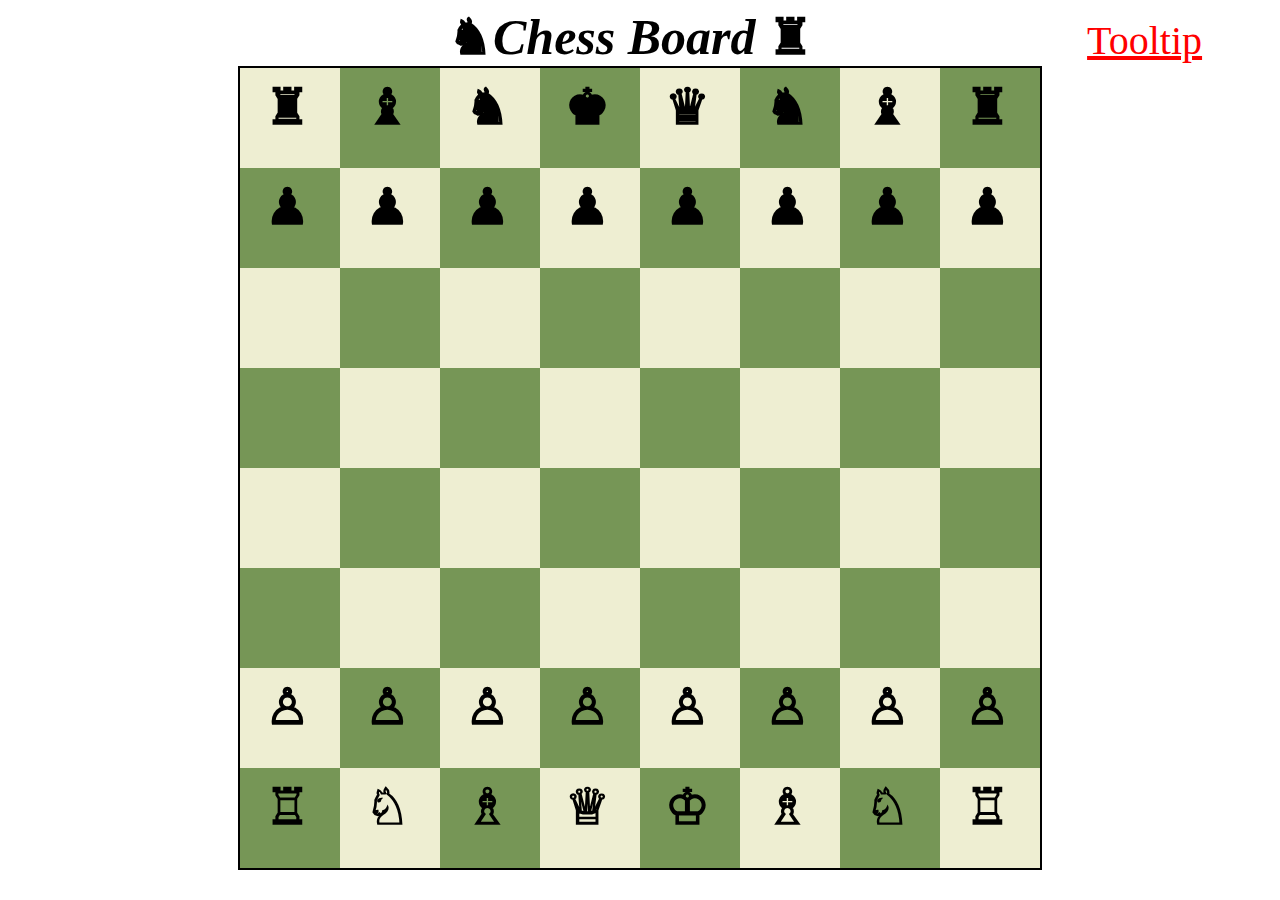
<file: index.html>
<!DOCTYPE html>
<html lang="en">
<head>
  <meta charset="UTF-8">
  <meta name="viewport" content="width=device-width, initial-scale=1.0">
  <title>Chess Board</title>
  <link rel="stylesheet" href="day15 Chess.css">
</head>
<body>
  <h1 class="heading" style="display: inline;">&#9822<i>Chess Board </i>&#9820</h1>
  <a href="./day15Tooltip.html">Tooltip</a>
  <div class="main" >
    <div class="row row1">
    <div class="white"><h1 class="h1b">	&#9820	</h1></div>
    <div class="black"><h1 class="h1b">&#9821</h1></div>
    <div class="white"><h1 class="h1b">	&#9822</h1></div>
    <div class="black"><h1 class="h1b">&#9818</h1></div>
    <div class="white"><h1 class="h1b">&#9819</h1></div>
    <div class="black"><h1 class="h1b">	&#9822</h1></div>
    <div class="white"><h1 class="h1b">&#9821</h1></div>
    <div class="black"><h1 class="h1b">	&#9820</h1></div>
  </div>
  <div class="row row2">
    <div class="black"><h1 class="h1 h1a">&#9823</h1></div>
    <div class="white"><h1 class="h1 h1a">&#9823</h1></div>
    <div class="black"><h1 class="h1b h1a">&#9823</h1></div>
    <div class="white"><h1 class="h1b h1a">&#9823</h1></div>
    <div class="black"><h1 class="h1b h1a">&#9823</h1></div>
    <div class="white"><h1 class="h1b h1a">&#9823</h1></div>
    <div class="black"><h1 class="h1b h1a">&#9823</h1></div>
    <div class="white"><h1 class="h1b h1a">&#9823</h1></div>
  </div>
    <div class="row row3">
    <div class="white"></div>
    <div class="black"></div>
    <div class="white"></div>
    <div class="black"></div>
    <div class="white"></div>
    <div class="black"></div>
    <div class="white"></div>
    <div class="black"></div>
  </div>
    <div class="row row4">
    <div class="black"></div>
    <div class="white"></div>
    <div class="black"></div>
    <div class="white"></div>
    <div class="black"></div>
    <div class="white"></div>
    <div class="black"></div>
    <div class="white"></div>
  </div>

  <div class="row row5">
    <div class="white"></div>
    <div class="black"></div>
    <div class="white"></div>
    <div class="black"></div>
    <div class="white"></div>
    <div class="black"> </div>
    <div class="white"></div>
    <div class="black"></div>
  </div>
  <div class="row row6">
    <div class="black"></div>
    <div class="white"></div>
    <div class="black"></div>
    <div class="white"></div>
    <div class="black"></div>
    <div class="white"></div>
    <div class="black"></div>
    <div class="white"></div>
  </div>
  <div class="row row7">
    <div class="white"><h1 class="h1b">	&#9817</h1></div>
    <div class="black"><h1 class="h1b">	&#9817</h1></div>
    <div class="white"><h1 class="h1b">	&#9817</h1></div>
    <div class="black"><h1 class="h1b">	&#9817</h1></div>
    <div class="white"><h1 class="h1b">	&#9817</h1></div>
    <div class="black"><h1 class="h1b">	&#9817</h1></div>
    <div class="white"><h1 class="h1b">	&#9817</h1></div>
    <div class="black"><h1 class="h1b">	&#9817</h1></div>
  </div>
  <div class="row row8">
    <div class="black"><h1 class="h1b">&#9814</h1></div>
    <div class="white"><h1 class="h1b">	&#9816</h1></div>
    <div class="black"><h1 class="h1b">&#9815</h1></div>
    <div class="white"><h1 class="h1b">&#9813</h1></div>
    <div class="black"><h1 class="h1b">&#9812</h1></div>
    <div class="white"><h1 class="h1b">&#9815</h1></div>
    <div class="black"><h1 class="h1b">	&#9816</h1></div>
    <div class="white"><h1 class="h1b">&#9814</h1></div>
  </div>
    
  </div>

</body>
</html>
</file>
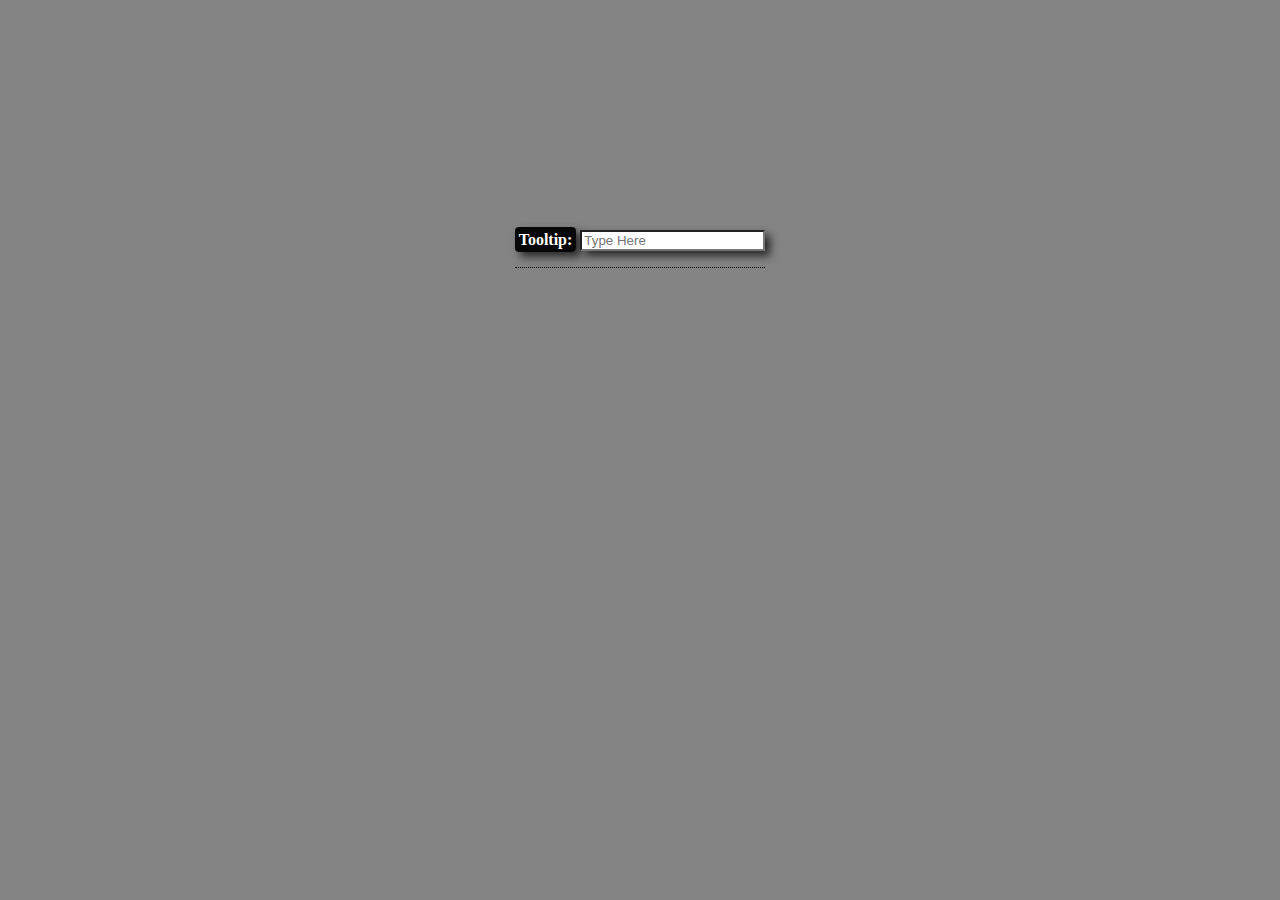
<file: day15Tooltip.html>
<html lang="en">
  <head>
    <meta charset="UTF-8" />
    <meta http-equiv="X-UA-Compatible" content="IE=edge" />
    <meta name="viewport" content="width=device-width, initial-scale=1.0" />
    <title>ToolTip</title>
    <link rel="stylesheet" href="day15 Tooltip.css">
  </head>

  <body>
    <div class="tooltip">
      <form action="">
      <label for=""><strong>Tooltip:</strong></label>
      <input type="text" name=""  placeholder="Type Here"/>
      <span class="tooltiptext">
        Lorem ipsum dolor sit amet consectetur adipisicing elit. Repudiandae,
        tenetur quis perspiciatis natus. 
      </span>
    </form>
    </div>
  </body>
</html>
</file>
<file: day15 Chess.css>
.heading{
    text-align: center;
    margin-left: 440px;
  }
  a{
      margin-left: 250px;
      color: red;
      font-size: 40px;
      border: 0px solid black;
      border-radius: 10px;
  }
  .main{
    height: 800px;
    width: 800px;
    border: 2px solid black;
    margin: auto;
    
  }
  .white{
    height: 100px;
    width: 100px;
    background-color: #eeeed2;
  }
  .black{
    height: 100px;
    width: 100px;
    background-color: #769656;
  }
  .row{
    display: flex;
  }
  h1{
    font-size: 50px;
    margin-top: 10px;
    margin-left: 25px;
    margin-right: 20px;
  
  }
 
   .h1a:active{
    color: red;
   }
   .h1b:hover{
    transform: scale(2);
    color: rgba(50, 47, 47, 0.715);
   }
   .white:hover{
    background-color: #f5ecec;
   }
   .black:hover{
    background-color: #96ba71;
   }
   a:link{
    color: red;
   }
   a:hover{
    color: yellow;
   }
   /* a:visited{
    color: greenyellow;
   } */
    a:active{
      color: orange;
    }
</file>
<file: day15 Tooltip.css>
body{
    text-align: center; 
    margin-top: 30px; 
    background-color: #848484;

  }
  .tooltip {
    position: relative;
    display: inline-block;
    margin-top: 200px;
    border-bottom: 1px dotted black;
  }

  .tooltip .tooltiptext {
    visibility: hidden;
    min-width: 350px;
    background-color: #292929;
    color: #fff;
    border-radius: 10px;
    padding: 5px;
    position: absolute;
    bottom: 120%;
    left: 30%;
    font-family: sans-serif;
  }
  .tooltip:hover .tooltiptext {
    visibility: visible;
  }
  input:focus{
    color: white;
    background-color: #292929;
    /* border: 3px solid orange; */
  }
  input{
    box-shadow: 5px 5px 9px #292929;
  }
  label{
    box-shadow: 5px 5px 9px #292929;
    background-color: #070707;
    border-radius: 4px;
    color: #fff;
    border: #070707;
    height: 15px;
    padding: 4px;
  }
</file>
